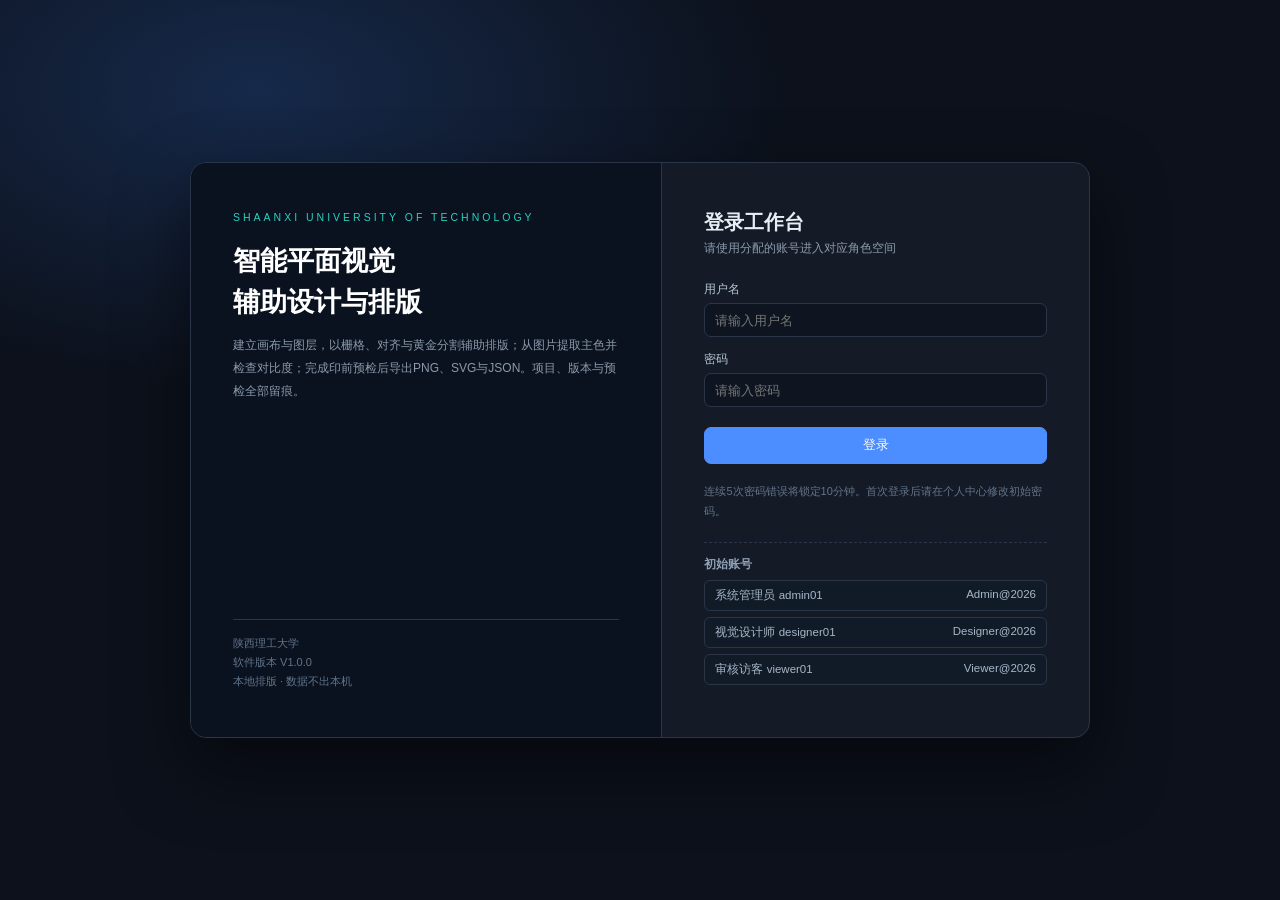
<file: public/index.html>
<!DOCTYPE html>
<html lang="zh-CN">
<head>
<meta charset="UTF-8">
<meta name="viewport" content="width=device-width, initial-scale=1.0">
<title>智能平面视觉辅助设计与排版系统V1.0.0</title>
<link rel="icon" href="data:image/svg+xml,%3Csvg xmlns='http://www.w3.org/2000/svg' viewBox='0 0 32 32'%3E%3Crect width='32' height='32' rx='8' fill='%23111a24'/%3E%3Ctext x='16' y='23' font-size='16' text-anchor='middle' fill='%23e0b060' font-family='SimHei'%3E排%3C/text%3E%3C/svg%3E">
<link rel="stylesheet" href="css/app.css">
<link rel="stylesheet" href="css/editor.css">
</head>
<body>
<div id="app">
  <div id="login-root" class="login-root"></div>
  <div id="shell" class="shell" hidden>
    <aside class="sidebar">
      <div class="brand">
        <div class="brand-mark">排</div>
        <div class="brand-text">
          <strong>平面视觉排版</strong>
          <span>V1.0.0</span>
        </div>
      </div>
      <nav id="menu" class="menu"></nav>
      <div class="side-foot">
        <span>陕西理工大学</span>
        <span>本地画布排版</span>
      </div>
    </aside>
    <div class="main">
      <header class="topbar">
        <div class="crumb" id="crumb"></div>
        <div class="top-actions">
          <span class="server-time" id="server-time"></span>
          <div class="user-chip" id="user-chip"></div>
        </div>
      </header>
      <main id="view" class="view"></main>
    </div>
  </div>
  <div id="modal-root"></div>
  <div id="toast-root" class="toast-root"></div>
</div>
<script src="js/api.js"></script>
<script src="js/charts.js"></script>
<script src="js/ui.js"></script>
<script src="js/color.js"></script>
<script src="js/mask.js"></script>
<script src="js/typography.js"></script>
<script src="js/editor.js"></script>
<script src="js/app.js"></script>
<script src="js/views/loginView.js"></script>
<script src="js/views/dashboardView.js"></script>
<script src="js/views/designsView.js"></script>
<script src="js/views/designEditorView.js"></script>
<script src="js/views/templatesView.js"></script>
<script src="js/views/palettesView.js"></script>
<script src="js/views/preflightsView.js"></script>
<script src="js/views/preflightDetailView.js"></script>
<script src="js/views/versionsView.js"></script>
<script src="js/views/usersView.js"></script>
<script src="js/views/auditView.js"></script>
<script src="js/views/settingsView.js"></script>
<script src="js/views/feedbackView.js"></script>
<script src="js/views/profileView.js"></script>
<script src="js/views/helpView.js"></script>
<script>App.init(); App.start();</script>
</body>
</html>
</file>
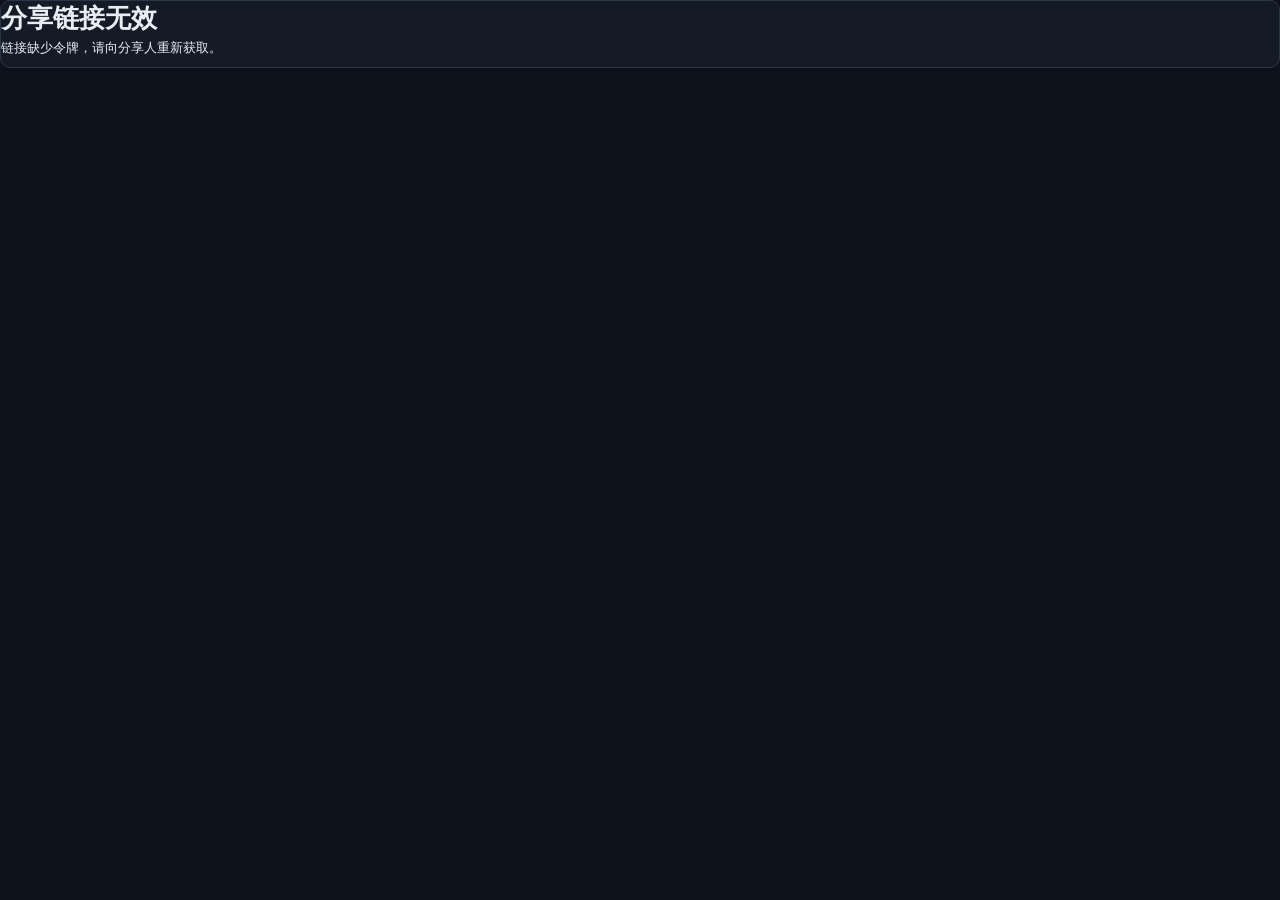
<file: public/share.html>
<!DOCTYPE html>
<html lang="zh-CN">
<head>
<meta charset="UTF-8">
<meta name="viewport" content="width=device-width, initial-scale=1.0">
<title>设计稿分享 · 智能平面视觉辅助设计与排版系统V1.0.0</title>
<link rel="icon" href="data:,">
<link rel="stylesheet" href="css/app.css">
</head>
<body class="share-page">
<div class="share-shell" id="share-root"></div>
<script src="js/api.js"></script>
<script src="js/ui.js"></script>
<script src="js/editor.js"></script>
<script src="js/share.js"></script>
<script>ShareView.start();</script>
</body>
</html>
</file>
<file: public/css/app.css>
:root {
  --bg: #0c111b;
  --panel: #141b27;
  --panel-2: #1a2332;
  --panel-3: #212c3d;
  --line: #2a3648;
  --line-soft: #222d3d;
  --ink: #e6edf3;
  --muted: #8b9aab;
  --accent: #4c8dff;
  --accent-soft: #172a4d;
  --teal: #27d3c0;
  --teal-soft: #123b3a;
  --amber: #e0a43a;
  --amber-soft: #3a2c14;
  --red: #ef6b6b;
  --red-soft: #3a1a1e;
  --green: #43c58b;
  --green-soft: #14362a;
  --radius: 10px;
  --shadow: 0 10px 28px rgba(0, 0, 0, 0.25);
}

* { box-sizing: border-box; }
html, body { margin: 0; padding: 0; }
body {
  font-family: "Microsoft YaHei", "PingFang SC", "Noto Sans CJK SC", sans-serif;
  font-size: 13px;
  color: var(--ink);
  background: var(--bg);
  -webkit-font-smoothing: antialiased;
}
button, input, select, textarea { font-family: inherit; font-size: inherit; color: inherit; }
a { color: var(--accent); text-decoration: none; }
a:hover { text-decoration: underline; }
[hidden] { display: none !important; }
h1, h2, h3, h4 { margin: 0; font-weight: 600; }
p { margin: 0 0 8px; line-height: 1.8; }

.shell { display: flex; min-height: 100vh; }
.sidebar {
  width: 230px; flex: 0 0 230px; background: #090e17; border-right: 1px solid var(--line-soft);
  display: flex; flex-direction: column; position: sticky; top: 0; height: 100vh;
}
.brand { display: flex; align-items: center; gap: 10px; padding: 18px 16px; border-bottom: 1px solid var(--line-soft); }
.brand-mark {
  width: 36px; height: 36px; border-radius: 10px; background: linear-gradient(135deg, #4c8dff, #27d3c0);
  color: #071018; display: flex; align-items: center; justify-content: center; font-family: SimHei, sans-serif; font-size: 17px; font-weight: 700;
}
.brand-text { display: flex; flex-direction: column; gap: 3px; }
.brand-text strong { color: #ffffff; font-size: 13px; letter-spacing: 0.5px; }
.brand-text span { color: #6e8196; font-size: 10.5px; letter-spacing: 1.5px; }
.menu { flex: 1; overflow-y: auto; padding: 10px 8px; }
.menu-group { margin-bottom: 10px; }
.menu-group-title { color: #566a80; font-size: 10px; letter-spacing: 2px; padding: 8px 10px 4px; }
.menu-item {
  display: flex; align-items: center; gap: 9px; padding: 9px 10px; border-radius: 7px;
  color: #a7b7c8; cursor: pointer; user-select: none; font-size: 13px; border-left: 3px solid transparent;
}
.menu-item:hover { background: rgba(76, 141, 255, 0.08); color: #ffffff; }
.menu-item.active { background: rgba(76, 141, 255, 0.16); border-left-color: var(--accent); color: #ffffff; }
.menu-icon { width: 16px; text-align: center; font-size: 11px; color: #5f7b96; }
.menu-item.active .menu-icon { color: var(--teal); }
.side-foot { padding: 12px 16px; border-top: 1px solid var(--line-soft); display: flex; flex-direction: column; gap: 3px; color: #52657a; font-size: 10.5px; }

.main { flex: 1; min-width: 0; display: flex; flex-direction: column; }
.topbar {
  height: 58px; background: rgba(20, 27, 39, 0.94); border-bottom: 1px solid var(--line-soft);
  display: flex; align-items: center; justify-content: space-between; padding: 0 22px; position: sticky; top: 0; z-index: 20;
  backdrop-filter: blur(8px);
}
.crumb { color: var(--muted); font-size: 12.5px; display: flex; gap: 6px; align-items: center; }
.crumb strong { color: var(--ink); font-weight: 600; font-size: 13.5px; }
.top-actions { display: flex; align-items: center; gap: 14px; }
.server-time { color: #61748a; font-size: 11.5px; }
.user-chip { position: relative; }
.user-chip-button {
  display: flex; align-items: center; gap: 8px; background: var(--panel-2); border: 1px solid var(--line);
  padding: 5px 10px; border-radius: 18px; cursor: pointer;
}
.avatar { width: 25px; height: 25px; border-radius: 50%; background: linear-gradient(135deg, #4c8dff, #27d3c0); color: #071018; display: flex; align-items: center; justify-content: center; font-size: 11px; font-weight: 700; }
.user-name { font-size: 12px; }
.user-role { color: var(--muted); font-size: 10.5px; }
.user-menu {
  position: absolute; right: 0; top: 42px; background: var(--panel-2); border: 1px solid var(--line); border-radius: 9px;
  box-shadow: var(--shadow); padding: 6px; min-width: 150px; z-index: 40;
}
.user-menu button { display: block; width: 100%; text-align: left; border: none; background: none; padding: 8px 10px; border-radius: 6px; cursor: pointer; font-size: 12.5px; color: var(--ink); }
.user-menu button:hover { background: var(--panel-3); }

.view { padding: 22px 24px 50px; max-width: 1640px; width: 100%; }
.page-head { display: flex; align-items: flex-end; justify-content: space-between; gap: 14px; margin-bottom: 16px; }
.page-title h1 { font-size: 21px; font-family: SimHei, "Microsoft YaHei", sans-serif; letter-spacing: 0.4px; }
.page-title p { color: var(--muted); font-size: 12px; margin: 5px 0 0; }
.page-actions { display: flex; gap: 8px; flex-wrap: wrap; }

.card { background: var(--panel); border: 1px solid var(--line-soft); border-radius: var(--radius); box-shadow: var(--shadow); }
.card + .card { margin-top: 16px; }
.card-head { display: flex; align-items: center; justify-content: space-between; gap: 12px; padding: 13px 16px; border-bottom: 1px solid var(--line-soft); }
.card-head h3 { font-size: 14px; }
.card-head .hint { color: var(--muted); font-size: 11.5px; }
.card-body { padding: 16px; }
.card-body.tight { padding: 0; }
.grid { display: grid; gap: 16px; }
.grid-2 { grid-template-columns: repeat(2, minmax(0, 1fr)); }
.grid-3 { grid-template-columns: repeat(3, minmax(0, 1fr)); }
.grid-4 { grid-template-columns: repeat(4, minmax(0, 1fr)); }
.grid-5 { grid-template-columns: repeat(5, minmax(0, 1fr)); }
.grid-main { grid-template-columns: minmax(0, 1.7fr) minmax(0, 1fr); }
.row { display: flex; gap: 12px; align-items: center; flex-wrap: wrap; }
.row.between { justify-content: space-between; }
.row.end { justify-content: flex-end; }
.stack { display: flex; flex-direction: column; gap: 14px; }

.metric { padding: 15px 16px; background: var(--panel); }
.metric-label { color: var(--muted); font-size: 11.5px; display: flex; justify-content: space-between; }
.metric-value { font-family: SimHei, sans-serif; font-size: 26px; margin-top: 8px; color: #ffffff; letter-spacing: 0.5px; }
.metric-value small { font-size: 12px; color: var(--muted); margin-left: 4px; font-family: inherit; }
.metric-foot { margin-top: 6px; color: #61748a; font-size: 11px; }
.metric.accent-teal .metric-value { color: var(--teal); }
.metric.accent-amber .metric-value { color: var(--amber); }
.metric.accent-red .metric-value { color: var(--red); }

.btn {
  display: inline-flex; align-items: center; justify-content: center; gap: 5px; border-radius: 7px;
  border: 1px solid var(--line); background: var(--panel-2); padding: 7px 13px; cursor: pointer; font-size: 12.5px; color: var(--ink);
  transition: background 0.15s, border-color 0.15s;
}
.btn:hover { background: var(--panel-3); }
.btn.primary { background: var(--accent); border-color: var(--accent); color: #ffffff; }
.btn.primary:hover { background: #6aa1ff; }
.btn.teal { background: var(--teal); border-color: var(--teal); color: #061513; }
.btn.danger { color: var(--red); border-color: #5c2a30; background: var(--panel-2); }
.btn.danger:hover { background: var(--red-soft); }
.btn.ghost { border-color: transparent; background: transparent; color: var(--accent); }
.btn.sm { padding: 4px 9px; font-size: 11.5px; }
.btn:disabled { opacity: 0.45; cursor: not-allowed; }

.field { display: flex; flex-direction: column; gap: 5px; }
.field label { color: #b7c4d3; font-size: 12px; }
.field label .req { color: var(--red); margin-left: 2px; }
.input, .select, .textarea {
  border: 1px solid var(--line); border-radius: 7px; background: #0e1520; color: var(--ink); padding: 7px 10px; width: 100%; min-height: 34px;
  outline: none; transition: border-color 0.15s, box-shadow 0.15s;
}
.input:focus, .select:focus, .textarea:focus { border-color: var(--accent); box-shadow: 0 0 0 2px rgba(76, 141, 255, 0.18); }
.textarea { min-height: 92px; resize: vertical; line-height: 1.7; }
.field-hint { color: #61748a; font-size: 11px; line-height: 1.5; }
.field-error { color: var(--red); font-size: 11px; }
.form-grid { display: grid; grid-template-columns: repeat(2, minmax(0, 1fr)); gap: 14px; }
.form-grid .span-2 { grid-column: span 2; }
.form-grid-3 { display: grid; grid-template-columns: repeat(3, minmax(0, 1fr)); gap: 14px; }
.form-actions { display: flex; gap: 10px; justify-content: flex-end; margin-top: 18px; padding-top: 14px; border-top: 1px solid var(--line-soft); }
.slider-row { display: grid; grid-template-columns: 110px 1fr 52px; align-items: center; gap: 10px; margin-bottom: 10px; }
.slider-row label { color: #b7c4d3; font-size: 12px; }
.slider-row input[type="range"] { width: 100%; accent-color: var(--accent); }
.slider-row span { text-align: right; color: var(--teal); font-size: 12px; }

.filters { display: flex; gap: 10px; align-items: flex-end; flex-wrap: wrap; }
.filters .field { min-width: 130px; }
.filters .field.grow { min-width: 200px; flex: 1; }
.filters .btn { height: 34px; }

.table-wrap { width: 100%; overflow-x: auto; }
table.data { width: 100%; border-collapse: collapse; font-size: 12.5px; }
table.data th, table.data td { padding: 9px 11px; border-bottom: 1px solid var(--line-soft); text-align: left; vertical-align: middle; }
table.data th { background: #101825; color: #8fa2b6; font-weight: 600; font-size: 11.5px; letter-spacing: 0.3px; white-space: nowrap; }
table.data tbody tr:hover { background: #182231; }
table.data td.num, table.data th.num { text-align: right; font-variant-numeric: tabular-nums; }
table.data td.actions { white-space: nowrap; }
table.data .empty-row td { text-align: center; color: #61748a; padding: 34px 0; }
.clickable { cursor: pointer; color: var(--accent); }
.clickable:hover { text-decoration: underline; }
.mono { font-family: Consolas, "Courier New", monospace; font-size: 11.5px; }
.ellipsis { max-width: 320px; overflow: hidden; text-overflow: ellipsis; white-space: nowrap; }
.wrap-text { white-space: normal; line-height: 1.7; max-width: 460px; }

.badge { display: inline-flex; align-items: center; padding: 2px 7px; border-radius: 10px; font-size: 10.5px; background: #223045; color: #a7b7c8; white-space: nowrap; }
.badge.green { background: var(--green-soft); color: var(--green); }
.badge.blue { background: var(--accent-soft); color: #77a8ff; }
.badge.amber { background: var(--amber-soft); color: var(--amber); }
.badge.red { background: var(--red-soft); color: var(--red); }
.badge.teal { background: var(--teal-soft); color: var(--teal); }
.badge.gray { background: #202b3a; color: #8194a8; }

.pagination { display: flex; align-items: center; justify-content: flex-end; gap: 8px; padding: 12px 16px; border-top: 1px solid var(--line-soft); color: var(--muted); font-size: 12px; }
.pagination button { border: 1px solid var(--line); background: var(--panel-2); border-radius: 6px; padding: 4px 9px; cursor: pointer; color: var(--ink); }
.pagination button:disabled { opacity: 0.4; cursor: not-allowed; }

.stat-strip { display: grid; grid-template-columns: repeat(4, minmax(0,1fr)); gap: 12px; margin-bottom: 14px; }
.stat-mini { background: #111a27; border: 1px solid var(--line-soft); border-radius: 8px; padding: 11px 13px; }
.stat-mini span { color: var(--muted); font-size: 11px; display: block; }
.stat-mini strong { display: block; margin-top: 4px; font-family: SimHei, sans-serif; font-size: 18px; color: #ffffff; }

.progress { height: 6px; background: #1d2837; border-radius: 4px; overflow: hidden; }
.progress > i { display: block; height: 100%; background: linear-gradient(90deg, var(--accent), var(--teal)); border-radius: 4px; transition: width 0.4s; }

.chart { width: 100%; }
.chart svg { display: block; width: 100%; height: auto; }
.legend { display: flex; flex-wrap: wrap; gap: 12px; margin-top: 8px; color: var(--muted); font-size: 11.5px; }
.legend span { display: inline-flex; align-items: center; gap: 5px; }
.legend i { width: 9px; height: 9px; border-radius: 2px; display: inline-block; }
.chart-empty { display: flex; align-items: center; justify-content: center; height: 160px; color: #5f7387; font-size: 12px; background: #101825; border: 1px dashed var(--line); border-radius: 8px; }

.tabs { display: flex; gap: 2px; border-bottom: 1px solid var(--line-soft); margin-bottom: 16px; }
.tab { padding: 9px 14px; cursor: pointer; color: var(--muted); border-bottom: 2px solid transparent; font-size: 12.5px; }
.tab:hover { color: var(--ink); }
.tab.active { color: #ffffff; border-bottom-color: var(--accent); font-weight: 600; }

.empty-state { padding: 38px 16px; text-align: center; color: #61748a; }
.empty-state strong { display: block; color: #8fa2b6; font-size: 13px; margin-bottom: 5px; }
.empty-state p { margin: 0; font-size: 12px; }

.toast-root { position: fixed; top: 18px; right: 18px; z-index: 200; display: flex; flex-direction: column; gap: 8px; }
.toast { background: #223045; color: #ffffff; padding: 10px 14px; border-radius: 7px; font-size: 12.5px; box-shadow: var(--shadow); min-width: 200px; border-left: 3px solid var(--accent); }
.toast.success { border-left-color: var(--green); }
.toast.error { border-left-color: var(--red); }
.toast.warn { border-left-color: var(--amber); }

.modal-mask { position: fixed; inset: 0; background: rgba(3, 8, 15, 0.72); z-index: 150; display: flex; align-items: flex-start; justify-content: center; padding-top: 6vh; }
.modal { background: var(--panel-2); border: 1px solid var(--line); border-radius: 12px; width: 640px; max-width: calc(100vw - 40px); max-height: 86vh; display: flex; flex-direction: column; box-shadow: 0 24px 60px rgba(0,0,0,0.55); }
.modal.wide { width: 940px; }
.modal.narrow { width: 440px; }
.modal-head { padding: 15px 18px; border-bottom: 1px solid var(--line); display: flex; justify-content: space-between; align-items: center; }
.modal-head h3 { font-size: 15px; }
.modal-close { border: none; background: none; font-size: 19px; color: #7f93a8; cursor: pointer; line-height: 1; }
.modal-body { padding: 18px; overflow-y: auto; }
.modal-foot { padding: 12px 18px; border-top: 1px solid var(--line); display: flex; justify-content: flex-end; gap: 10px; }

.login-root { min-height: 100vh; display: flex; align-items: center; justify-content: center; background: radial-gradient(900px 500px at 20% 10%, #16294a 0%, #0c111b 60%); }
.login-wrap { width: 900px; max-width: calc(100vw - 40px); display: grid; grid-template-columns: 1.05fr 0.95fr; background: var(--panel); border: 1px solid var(--line); border-radius: 16px; overflow: hidden; box-shadow: 0 30px 70px rgba(0,0,0,0.5); }
.login-hero { background: #0a1220; color: #c9d7e6; padding: 48px 42px; display: flex; flex-direction: column; justify-content: space-between; border-right: 1px solid var(--line); }
.login-hero .eyebrow { color: var(--teal); letter-spacing: 3px; font-size: 10.5px; }
.login-hero h1 { color: #ffffff; font-family: SimHei, sans-serif; font-size: 27px; line-height: 1.5; margin: 18px 0 12px; }
.login-hero p { color: #8b9aab; font-size: 12px; line-height: 1.9; }
.login-hero .hero-foot { color: #61748a; font-size: 11px; border-top: 1px solid var(--line); padding-top: 16px; display: flex; flex-direction: column; gap: 4px; }
.login-form { padding: 46px 42px; }
.login-form h2 { font-size: 20px; font-family: SimHei, sans-serif; margin-bottom: 4px; }
.login-form .sub { color: var(--muted); font-size: 12px; margin-bottom: 24px; }
.login-form .field { margin-bottom: 14px; }
.login-form .btn { width: 100%; margin-top: 6px; padding: 9px; }
.login-note { margin-top: 18px; color: #61748a; font-size: 11px; line-height: 1.8; }
.login-error { background: var(--red-soft); color: var(--red); padding: 8px 10px; border-radius: 6px; font-size: 12px; margin-bottom: 12px; }
.account-hints { margin-top: 20px; border-top: 1px dashed var(--line); padding-top: 14px; }
.account-hints strong { display: block; font-size: 11.5px; color: #8fa2b6; margin-bottom: 8px; }
.account-hints button { display: flex; justify-content: space-between; width: 100%; border: 1px solid var(--line); background: #111a27; border-radius: 6px; padding: 7px 10px; margin-bottom: 6px; cursor: pointer; font-size: 11.5px; color: #a7b7c8; }
.account-hints button:hover { border-color: var(--accent); color: #ffffff; }

.asset-grid { display: grid; grid-template-columns: repeat(4, minmax(0, 1fr)); gap: 16px; }
.asset-card { background: var(--panel); border: 1px solid var(--line-soft); border-radius: 10px; overflow: hidden; cursor: pointer; transition: transform 0.15s, border-color 0.15s; }
.asset-card:hover { transform: translateY(-2px); border-color: var(--accent); }
.asset-thumb { aspect-ratio: 1 / 1; background: #0e1520; display: flex; align-items: center; justify-content: center; overflow: hidden; }
.asset-thumb img { width: 100%; height: 100%; object-fit: cover; display: block; }
.asset-thumb.palette { display: grid; grid-template-columns: repeat(5, 1fr); }
.asset-thumb.palette span { display: block; height: 100%; }
.asset-meta { padding: 10px 12px; }
.asset-meta strong { display: block; font-size: 12.5px; color: var(--ink); white-space: nowrap; overflow: hidden; text-overflow: ellipsis; }
.asset-meta span { display: block; color: var(--muted); font-size: 11px; margin-top: 4px; }

.swatches { display: grid; grid-template-columns: repeat(5, minmax(0, 1fr)); gap: 10px; }
.swatch { border: 1px solid var(--line); border-radius: 9px; overflow: hidden; background: #101825; }
.swatch .color { height: 92px; }
.swatch .info { padding: 9px 10px; font-size: 11px; color: #9fb0c2; line-height: 1.7; }
.swatch .info strong { display: block; color: #ffffff; font-size: 12px; margin-bottom: 2px; }
.proportion-bar { display: flex; height: 16px; border-radius: 8px; overflow: hidden; margin: 12px 0; }
.proportion-bar span { display: block; height: 100%; }
.palette-hero { display: flex; gap: 18px; align-items: flex-start; }
.palette-hero .big { width: 180px; height: 180px; border-radius: 14px; border: 1px solid var(--line); }

.preview-stage { background: #0a1019; border: 1px solid var(--line); border-radius: 10px; min-height: 420px; display: flex; align-items: center; justify-content: center; overflow: hidden; }
.preview-stage img { max-width: 100%; max-height: 620px; display: block; }
.result-large { width: 100%; border-radius: 10px; border: 1px solid var(--line); display: block; }

.detail-list { display: grid; grid-template-columns: repeat(4, minmax(0,1fr)); gap: 12px; }
.detail-item { background: #111a27; border: 1px solid var(--line-soft); border-radius: 8px; padding: 10px 12px; }
.detail-item span { color: var(--muted); font-size: 11px; display: block; }
.detail-item strong { display: block; margin-top: 4px; font-size: 13px; font-weight: 600; word-break: break-all; }
.kv-table { width: 100%; border-collapse: collapse; font-size: 12.5px; }
.kv-table td { padding: 8px 10px; border-bottom: 1px solid var(--line-soft); vertical-align: top; }
.kv-table td:first-child { width: 130px; color: var(--muted); background: #101825; }

.timeline { list-style: none; margin: 0; padding: 0; }
.timeline li { position: relative; padding: 0 0 16px 20px; border-left: 1px solid var(--line); margin-left: 6px; }
.timeline li:last-child { border-left-color: transparent; padding-bottom: 0; }
.timeline li::before { content: ""; position: absolute; left: -4px; top: 3px; width: 7px; height: 7px; border-radius: 50%; background: var(--accent); }
.timeline .time { color: #61748a; font-size: 10.5px; }
.timeline .text { margin-top: 2px; font-size: 12.5px; }

.chip-list { display: flex; flex-wrap: wrap; gap: 8px; }
.chip { background: #17222f; border: 1px solid var(--line-soft); border-radius: 14px; padding: 4px 10px; font-size: 11.5px; color: #a7b7c8; }

.tag-cloud { display: flex; flex-wrap: wrap; align-items: center; gap: 8px 14px; min-height: 120px; padding: 12px; background: #101825; border: 1px solid var(--line-soft); border-radius: 8px; align-content: flex-start; }
.tag-cloud-item { line-height: 1.2; letter-spacing: 0.5px; }

.alert { padding: 10px 13px; border-radius: 7px; font-size: 12.5px; line-height: 1.7; border: 1px solid; }
.alert.info { background: #122033; border-color: #233c5c; color: #9dbbdf; }
.alert.warn { background: var(--amber-soft); border-color: #5a4118; color: #e3b768; }
.alert.danger { background: var(--red-soft); border-color: #5a2830; color: #f08a8a; }
.alert.success { background: var(--green-soft); border-color: #1e4c39; color: #6fd6a6; }

.upload-zone { border: 1.5px dashed #39506b; border-radius: 9px; padding: 20px; text-align: center; background: #0e1520; cursor: pointer; transition: border-color 0.15s, background 0.15s; }
.upload-zone:hover { border-color: var(--accent); background: #101b2b; }
.upload-zone strong { display: block; color: #a7b7c8; margin-bottom: 4px; }
.upload-zone span { color: #61748a; font-size: 11.5px; }
.upload-zone.dragover { border-color: var(--teal); background: var(--teal-soft); }
.upload-preview { margin-top: 10px; display: flex; align-items: center; gap: 10px; }
.upload-preview img { width: 68px; height: 68px; object-fit: cover; border-radius: 8px; border: 1px solid var(--line); }

.role-matrix { display: grid; grid-template-columns: 190px 1fr; gap: 10px 18px; align-items: start; }
.role-matrix .role-name { font-weight: 600; padding-top: 6px; }
.checks { display: flex; flex-wrap: wrap; gap: 8px 16px; }
.check { display: inline-flex; align-items: center; gap: 6px; font-size: 12px; color: #a7b7c8; }
.check input { width: 14px; height: 14px; accent-color: var(--accent); }

.help-nav { display: flex; flex-wrap: wrap; gap: 8px; }
.help-nav button { border: 1px solid var(--line); background: var(--panel-2); border-radius: 14px; padding: 5px 12px; cursor: pointer; font-size: 12px; color: #a7b7c8; }
.help-nav button.active { background: var(--accent); color: #ffffff; border-color: var(--accent); }
.help-section { line-height: 1.9; }
.help-section h3 { margin: 20px 0 8px; font-size: 14.5px; }
.help-section h4 { margin: 14px 0 6px; font-size: 13px; color: #c9d7e6; }
.help-section ol, .help-section ul { margin: 0 0 8px; padding-left: 20px; }
.help-section li { margin-bottom: 5px; }
.formula { background: #101825; border-left: 3px solid var(--accent); padding: 10px 14px; font-family: Consolas, "Courier New", monospace; font-size: 12px; line-height: 1.9; color: #b7c4d3; margin: 8px 0; }

.share-root { min-height: 100vh; background: var(--bg); padding: 28px; }
.share-head { max-width: 1200px; margin: 0 auto 18px; display: flex; justify-content: space-between; align-items: flex-end; gap: 14px; }
.share-head h1 { font-size: 23px; font-family: SimHei, sans-serif; }
.share-head p { color: var(--muted); margin: 6px 0 0; font-size: 12.5px; }
.share-grid { max-width: 1200px; margin: 0 auto; display: grid; grid-template-columns: repeat(3, minmax(0,1fr)); gap: 16px; }
.share-card { background: var(--panel); border: 1px solid var(--line); border-radius: 10px; overflow: hidden; }
.share-card img { width: 100%; display: block; aspect-ratio: 1 / 1; object-fit: cover; background: #0a1019; }
.share-card .body { padding: 12px; }
.share-card .body strong { display: block; font-size: 13px; margin-bottom: 4px; }
.share-card .body p { color: var(--muted); font-size: 11.5px; margin: 0 0 8px; }
.share-empty { max-width: 1200px; margin: 0 auto; }

@media (max-width: 1280px) {
  .asset-grid { grid-template-columns: repeat(3, minmax(0,1fr)); }
  .grid-5 { grid-template-columns: repeat(3, minmax(0,1fr)); }
  .grid-4 { grid-template-columns: repeat(2, minmax(0,1fr)); }
  .grid-main { grid-template-columns: 1fr; }
}
@media (max-width: 980px) {
  .sidebar { width: 190px; flex-basis: 190px; }
  .asset-grid { grid-template-columns: repeat(2, minmax(0,1fr)); }
  .grid-3, .grid-2 { grid-template-columns: 1fr; }
  .stat-strip { grid-template-columns: repeat(2, minmax(0,1fr)); }
  .form-grid, .form-grid-3 { grid-template-columns: 1fr; }
  .form-grid .span-2 { grid-column: span 1; }
  .detail-list { grid-template-columns: repeat(2, minmax(0,1fr)); }
  .share-grid { grid-template-columns: 1fr; }
  .palette-hero { flex-direction: column; }
}

.form-grid .full { grid-column: span 2; }
.row.gap { gap: 10px; margin-top: 14px; }
.filter-bar { display: flex; gap: 10px; margin-bottom: 14px; flex-wrap: wrap; align-items: center; }
.filter-bar .input { max-width: 230px; }
.two-col { display: grid; grid-template-columns: repeat(2, minmax(0, 1fr)); gap: 16px; margin-top: 16px; }
.kpi-grid { display: grid; grid-template-columns: repeat(6, minmax(0, 1fr)); gap: 12px; margin-bottom: 16px; }
.kpi { background: var(--panel); border: 1px solid var(--line-soft); border-radius: var(--radius); padding: 14px 16px; }
.kpi strong { display: block; font-family: SimHei, sans-serif; font-size: 24px; color: var(--teal); margin-bottom: 4px; }
.kpi span { color: var(--muted); font-size: 11.5px; }
.info-table { width: 100%; border-collapse: collapse; font-size: 12.5px; }
.info-table td { padding: 8px 10px; border-bottom: 1px solid var(--line-soft); vertical-align: top; }
.info-table td:first-child { color: var(--muted); width: 36%; }
.link { background: none; border: none; color: var(--accent); cursor: pointer; padding: 0; margin-right: 10px; font-size: 12px; }
.link:hover { text-decoration: underline; }
.theme-grid { display: grid; grid-template-columns: repeat(2, minmax(0, 1fr)); gap: 16px; }
.theme-card { background: var(--panel); border: 1px solid var(--line-soft); border-radius: var(--radius); overflow: hidden; box-shadow: var(--shadow); }
.theme-visual { height: 132px; display: flex; align-items: flex-end; padding: 14px 18px; font-family: SimHei, sans-serif; font-size: 20px; letter-spacing: 2px; color: #e8fff8; }
.theme-visual.mountain { background: radial-gradient(circle at 76% 22%, rgba(230,240,235,0.35), transparent 22%), linear-gradient(160deg, #0d2630, #173f44 55%, #08161a); }
.theme-visual.workshop { background: radial-gradient(circle at 20% 30%, rgba(224,164,58,0.28), transparent 26%), linear-gradient(160deg, #2a1a10, #4a2d1a 60%, #140d09); }
.theme-body { padding: 14px 16px 16px; }
.theme-body p { color: var(--muted); font-size: 12px; margin: 8px 0 10px; }
.theme-meta { display: flex; flex-wrap: wrap; gap: 6px 14px; color: #61748a; font-size: 11.5px; margin-bottom: 10px; }
.console-grid { display: grid; grid-template-columns: minmax(0, 1.65fr) minmax(0, 1fr); gap: 16px; }
.console-preview canvas { width: 100%; height: auto; display: block; background: #07131b; border-radius: 8px; }
.preview-foot { display: flex; justify-content: space-between; padding: 10px 14px; color: var(--teal); font-size: 12px; }
.metric-grid { display: grid; grid-template-columns: repeat(4, minmax(0, 1fr)); gap: 10px; margin: 14px 0; }
.metric { background: var(--panel-2); border: 1px solid var(--line-soft); border-radius: 8px; padding: 10px 12px; }
.metric strong { display: block; font-family: SimHei, sans-serif; font-size: 21px; color: #ffffff; margin-bottom: 3px; }
.metric span { color: var(--muted); font-size: 11px; }
.console-actions .btn { margin-right: 2px; }
.timeline-item { border-left: 1px solid var(--line); padding: 0 0 14px 16px; margin-left: 4px; position: relative; }
.timeline-item::before { content: ""; position: absolute; left: -3.5px; top: 4px; width: 6px; height: 6px; border-radius: 50%; background: var(--teal); }
.timeline-item time { display: block; color: #61748a; font-size: 10.5px; }
.timeline-item strong { font-size: 12px; color: var(--ink); }
.timeline-item p { margin: 3px 0 0; color: var(--muted); font-size: 12px; }
.report-block { border-bottom: 1px solid var(--line-soft); padding-bottom: 12px; margin-bottom: 12px; }
.report-block h4 { color: var(--teal); font-size: 13px; margin-bottom: 6px; }
.report-block p { color: #c5d3df; font-size: 12.5px; margin: 0; }
.note-box { border: 1px solid var(--line); background: var(--panel-2); border-radius: 8px; padding: 12px 14px; color: var(--muted); font-size: 11.5px; line-height: 1.9; }
.role-menu-block { border-bottom: 1px solid var(--line-soft); padding-bottom: 14px; margin-bottom: 14px; }
.role-menu-block h4 { font-size: 13px; margin-bottom: 10px; color: var(--teal); }
.checkbox-grid { display: grid; grid-template-columns: repeat(3, minmax(0, 1fr)); gap: 7px 12px; margin-bottom: 10px; font-size: 12px; color: #c5d3df; }
.help-list { margin: 0 0 0 18px; padding: 0; color: #c5d3df; font-size: 12.5px; line-height: 2; }
.faq { border-bottom: 1px solid var(--line-soft); padding: 10px 0; }
.faq strong { display: block; color: var(--ink); font-size: 12.5px; margin-bottom: 4px; }
.faq p { margin: 0; color: var(--muted); font-size: 12px; }
.trend-row { display: grid; grid-template-columns: 44px 1fr 60px; gap: 10px; align-items: center; color: var(--muted); font-size: 11px; margin-bottom: 4px; }
.trend-bars { display: flex; flex-direction: column; gap: 3px; }
.trend-bars i { display: block; height: 5px; background: var(--accent); border-radius: 3px; }
.trend-bars b { display: block; height: 5px; background: var(--teal); border-radius: 3px; }
.btn.danger { background: var(--red-soft); border-color: #6b2b32; color: #ffc9c9; }
.btn.danger:hover { background: #4a2026; }
@media (max-width: 1200px) {
  .kpi-grid { grid-template-columns: repeat(3, minmax(0, 1fr)); }
  .console-grid, .two-col, .theme-grid { grid-template-columns: 1fr; }
}
@media (max-width: 720px) {
  .kpi-grid { grid-template-columns: repeat(2, minmax(0, 1fr)); }
  .checkbox-grid { grid-template-columns: repeat(2, minmax(0, 1fr)); }
  .form-grid .full { grid-column: span 1; }
}

.editor-grid { display: grid; grid-template-columns: 280px minmax(0, 1.5fr) 300px; gap: 16px; align-items: start; }
.editor-main, .editor-side { display: flex; flex-direction: column; gap: 16px; min-width: 0; }
.editor-main canvas { width: 100%; height: auto; display: block; border-radius: 8px; background: #0a1118; }
.editor-grid .card { margin-top: 0; }
.version-row { display: flex; justify-content: space-between; gap: 8px; padding: 8px 0; border-bottom: 1px solid var(--line-soft); font-size: 12px; color: var(--muted); }
.version-row strong { color: var(--ink); font-weight: normal; }
.swatch-inline { display: inline-block; width: 11px; height: 11px; border-radius: 3px; margin-right: 5px; vertical-align: -1px; border: 1px solid rgba(255,255,255,0.2); }
@media (max-width: 1500px) { .editor-grid { grid-template-columns: 250px minmax(0, 1fr); } .editor-side { grid-column: span 2; flex-direction: row; flex-wrap: wrap; } .editor-side .card { flex: 1 1 260px; } }
@media (max-width: 900px) { .editor-grid { grid-template-columns: 1fr; } .editor-side { grid-column: span 1; } }
</file>
<file: public/css/editor.css>
.editor-shell {
  display: grid;
  grid-template-columns: 268px minmax(0, 1fr) 300px;
  gap: 14px;
  align-items: start;
}

.editor-canvas-panel {
  background: #e9e5dc;
  border: 1px solid #d6d0c4;
  border-radius: 10px;
  padding: 18px;
  overflow: auto;
  max-height: 74vh;
}

.editor-stage {
  position: relative;
  margin: 0 auto;
  box-shadow: 0 6px 26px rgba(20, 30, 40, .18);
  background: #ffffff;
}

.editor-stage canvas {
  display: block;
  width: 100%;
  height: 100%;
}

.editor-toolbar {
  display: flex;
  flex-wrap: wrap;
  gap: 8px;
  align-items: center;
  margin-bottom: 12px;
}

.editor-hint {
  color: #6f7b80;
  font-size: 12px;
  margin-left: auto;
}

.panel-card {
  background: #ffffff;
  border: 1px solid #e2ddd3;
  border-radius: 10px;
  margin-bottom: 12px;
}

.panel-card h4 {
  margin: 0;
  padding: 10px 14px;
  border-bottom: 1px solid #eee9df;
  font-size: 13px;
  color: #173a5e;
}

.panel-card .panel-body {
  padding: 12px 14px;
}

.layer-list {
  max-height: 266px;
  overflow: auto;
}

.layer-row {
  display: flex;
  gap: 8px;
  align-items: center;
  padding: 6px 8px;
  border-radius: 8px;
  cursor: pointer;
  font-size: 12.5px;
  color: #46555c;
}

.layer-row:hover {
  background: #f5f2ea;
}

.layer-row.active {
  background: #eaf1f6;
  color: #173a5e;
}

.layer-row .swatch {
  width: 14px;
  height: 14px;
  border-radius: 4px;
  border: 1px solid rgba(0, 0, 0, .18);
  flex: none;
}

.layer-row .layer-name {
  flex: 1;
  overflow: hidden;
  text-overflow: ellipsis;
  white-space: nowrap;
}

.layer-row .layer-type {
  color: #8b979c;
  font-size: 11px;
}

.props-grid {
  display: grid;
  grid-template-columns: 1fr 1fr;
  gap: 8px;
}

.props-grid .field {
  margin: 0;
}

.props-grid .field.full {
  grid-column: 1 / -1;
}

.props-grid label {
  font-size: 11.5px;
  color: #6f7b80;
}

.props-grid .input {
  padding: 6px 8px;
  font-size: 12px;
}

.btn-row {
  display: flex;
  flex-wrap: wrap;
  gap: 6px;
}

.btn.mini {
  padding: 5px 9px;
  font-size: 12px;
}

.zoom-label {
  font-size: 12px;
  color: #6f7b80;
}

.export-row {
  display: flex;
  flex-wrap: wrap;
  gap: 8px;
}

@media (max-width: 1280px) {
  .editor-shell {
    grid-template-columns: 236px minmax(0, 1fr) 266px;
  }
}

.filter-row {
  display: flex;
  gap: 10px;
  flex-wrap: wrap;
  align-items: center;
}

.swatch-row {
  display: flex;
  flex-wrap: wrap;
  gap: 6px;
  margin-top: 8px;
  min-height: 22px;
}

.swatch-btn {
  width: 24px;
  height: 24px;
  border-radius: 6px;
  border: 1px solid rgba(0, 0, 0, .18);
  cursor: pointer;
  padding: 0;
}

.color-strip {
  display: flex;
  gap: 4px;
}

.color-dot {
  width: 16px;
  height: 16px;
  border-radius: 4px;
  border: 1px solid rgba(0, 0, 0, .16);
  display: inline-block;
}

.template-grid {
  display: grid;
  grid-template-columns: repeat(auto-fill, minmax(280px, 1fr));
  gap: 14px;
}

.template-card {
  background: #ffffff;
  border: 1px solid #e2ddd3;
  border-radius: 10px;
  padding: 16px;
}

.template-head {
  display: flex;
  justify-content: space-between;
  align-items: center;
  margin-bottom: 8px;
}

.template-meta {
  display: flex;
  gap: 12px;
  color: #6f7b80;
  font-size: 12px;
  margin: 10px 0;
}

.share-page {
  background: #e9e5dc;
}

.share-shell {
  max-width: 980px;
  margin: 40px auto;
  padding: 0 20px;
}

.share-card {
  background: #ffffff;
  border-radius: 14px;
  padding: 28px;
  box-shadow: 0 10px 34px rgba(20, 30, 40, .14);
}

.share-head {
  display: flex;
  justify-content: space-between;
  align-items: flex-start;
  margin-bottom: 16px;
}

.share-head h1 {
  font-size: 22px;
  margin: 0 0 6px;
}

.share-head p {
  margin: 0;
  color: #6f7b80;
  font-size: 13px;
}

.share-stage {
  display: flex;
  justify-content: center;
  padding: 16px;
  background: #f5f2ea;
  border-radius: 10px;
}

.share-meta {
  display: flex;
  flex-wrap: wrap;
  gap: 18px;
  margin-top: 16px;
  color: #6f7b80;
  font-size: 12.5px;
}
</file>
